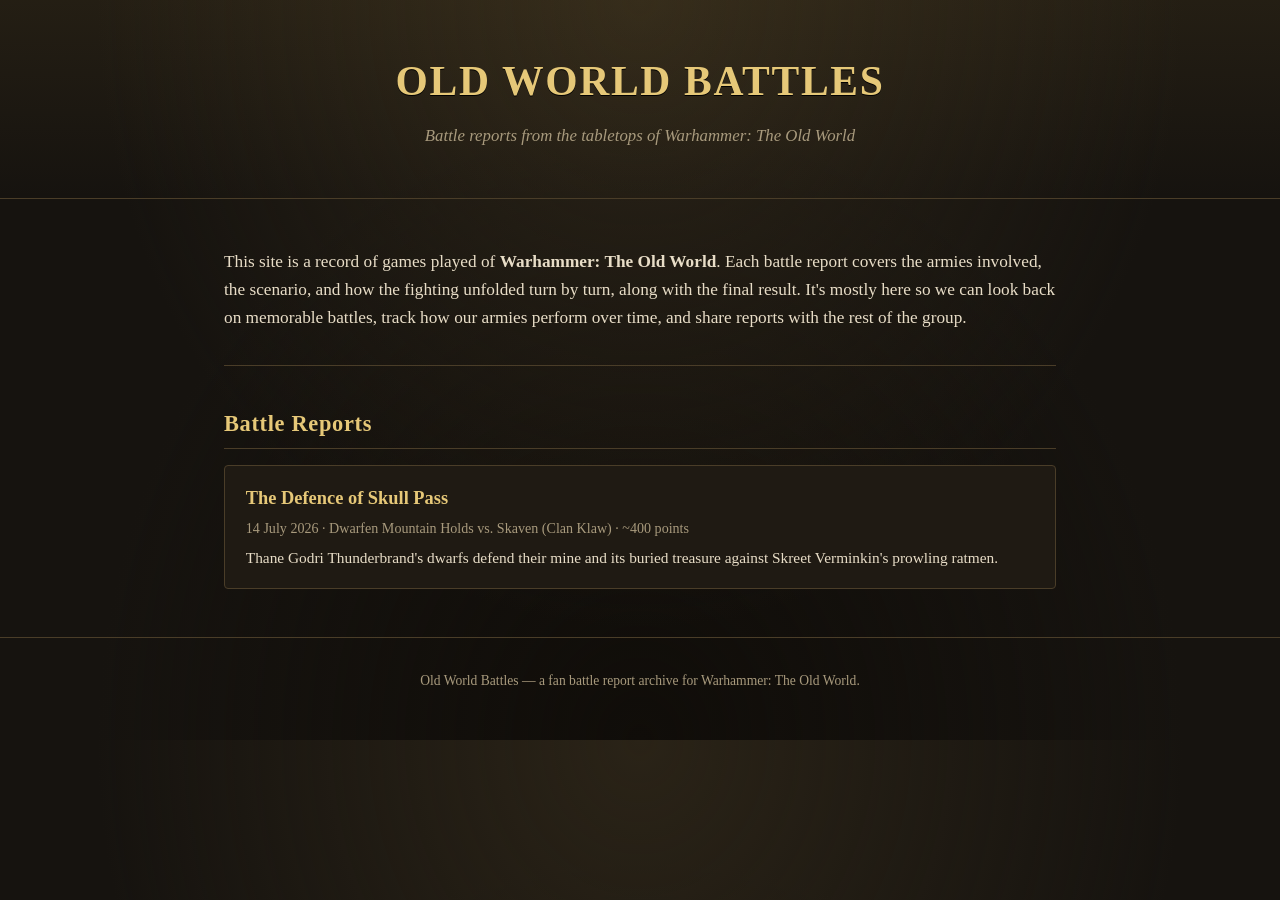
<file: index.html>
<!doctype html>
<html lang="en">
<head>
  <meta charset="utf-8" />
  <meta name="viewport" content="width=device-width, initial-scale=1" />
  <title>Old World Battles</title>
  <meta name="description" content="Battle reports from games of Warhammer: The Old World." />
  <link rel="stylesheet" href="css/style.css" />
</head>
<body>
  <header class="site-header">
    <div class="wrap">
      <h1>Old World Battles</h1>
      <p class="subtitle">Battle reports from the tabletops of Warhammer: The Old World</p>
    </div>
  </header>

  <main class="wrap">
    <section class="intro">
      <p>
        This site is a record of games played of <strong>Warhammer: The Old World</strong>.
        Each battle report covers the armies involved, the scenario, and how the fighting
        unfolded turn by turn, along with the final result. It's mostly here so we can look
        back on memorable battles, track how our armies perform over time, and share
        reports with the rest of the group.
      </p>
    </section>

    <h2 class="section-title">Battle Reports</h2>
    <ul class="report-list">
      <li>
        <a class="report-card" href="reports/2026-07-14-skull-pass-dwarfs-vs-skaven.html">
          <div class="title">The Defence of Skull Pass</div>
          <div class="meta">14 July 2026 &middot; Dwarfen Mountain Holds vs. Skaven (Clan Klaw) &middot; ~400 points</div>
          <div class="blurb">
            Thane Godri Thunderbrand's dwarfs defend their mine and its buried treasure
            against Skreet Verminkin's prowling ratmen.
          </div>
        </a>
      </li>
    </ul>
  </main>

  <footer>
    <div class="wrap">
      Old World Battles &mdash; a fan battle report archive for Warhammer: The Old World.
    </div>
  </footer>
</body>
</html>
</file>
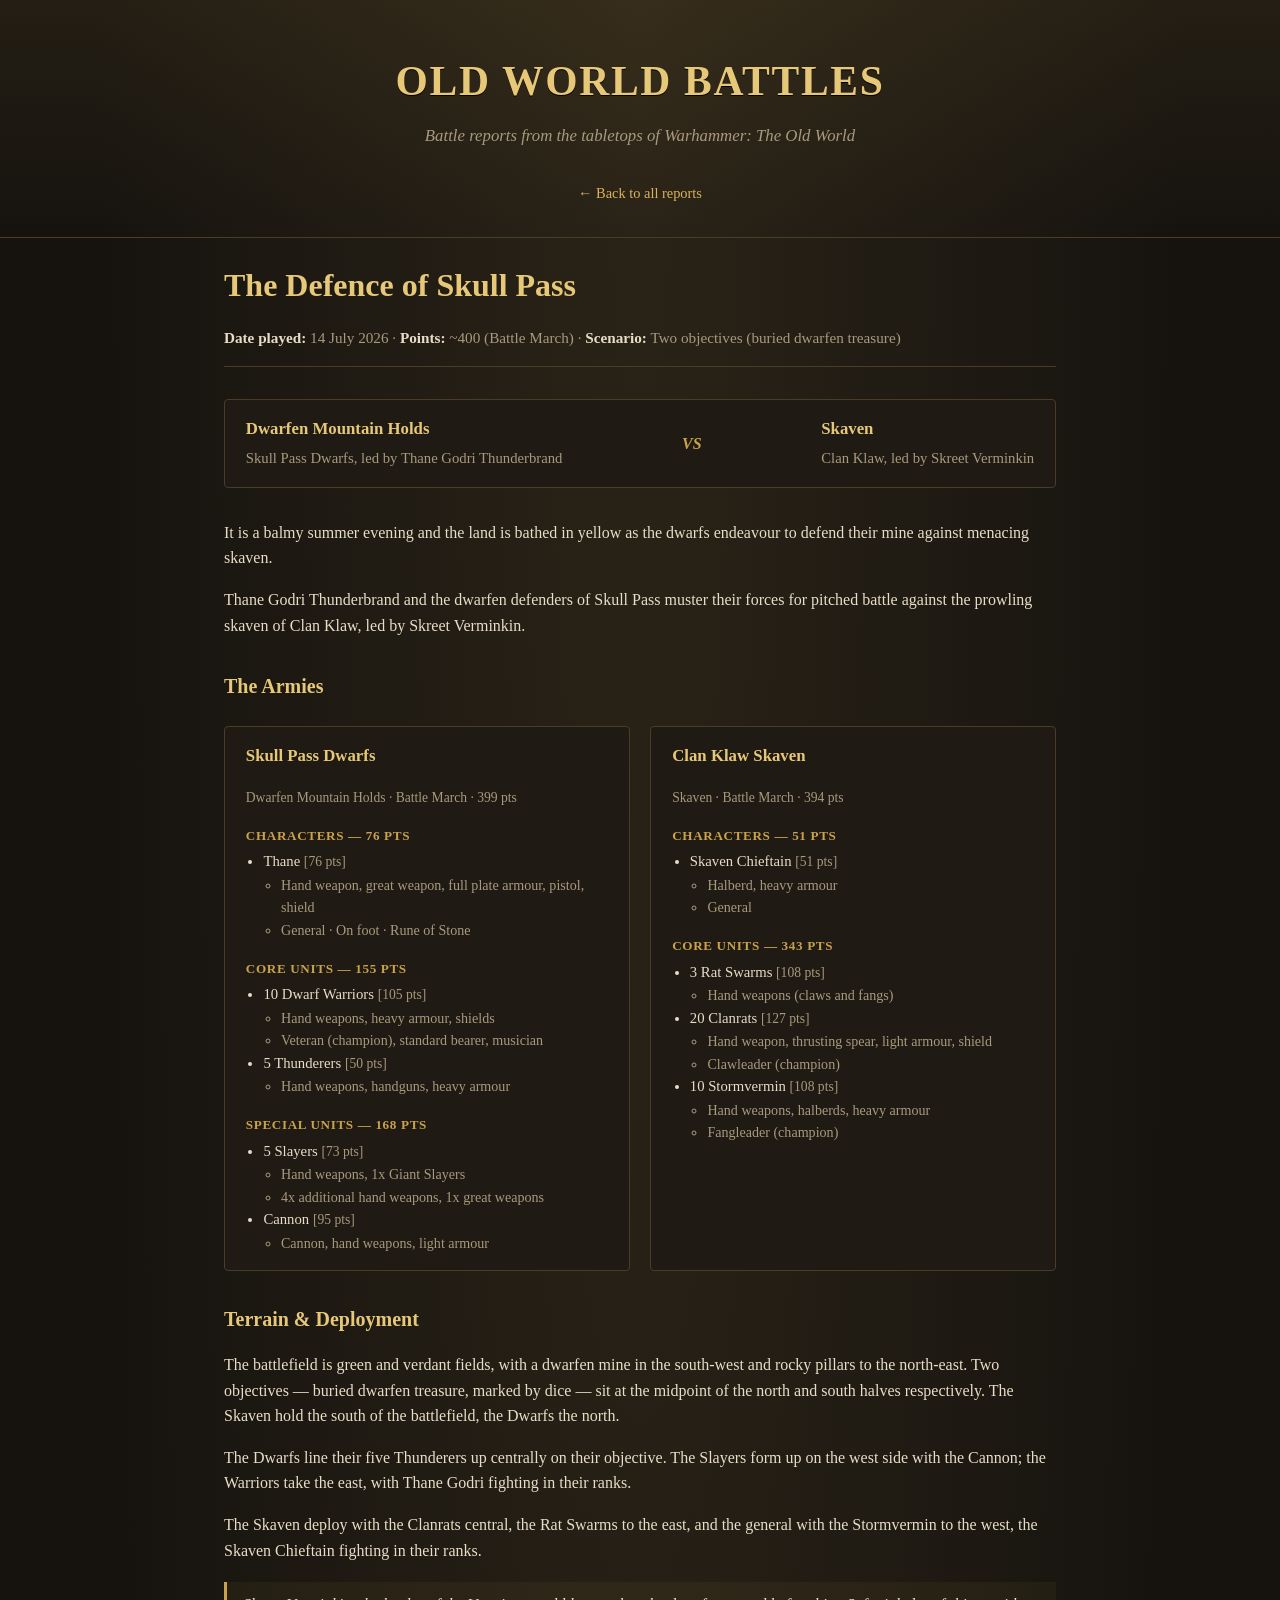
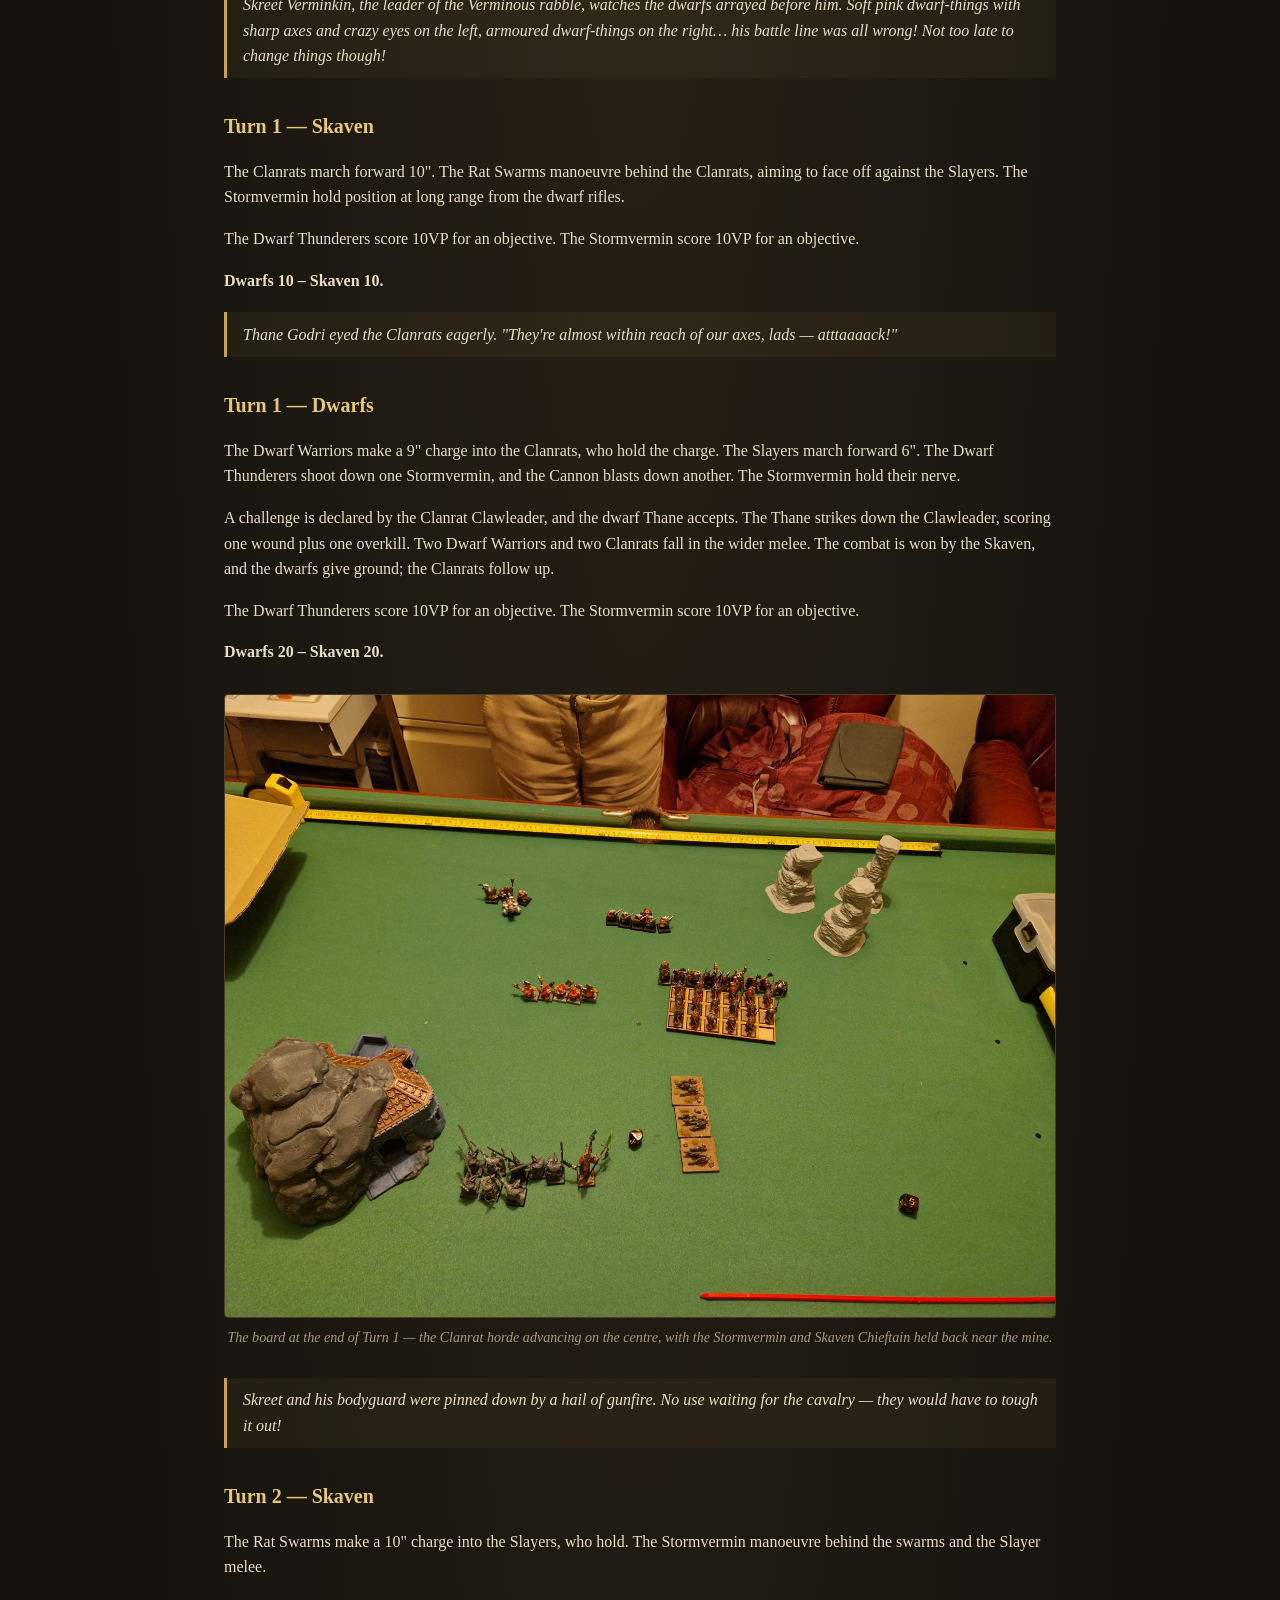
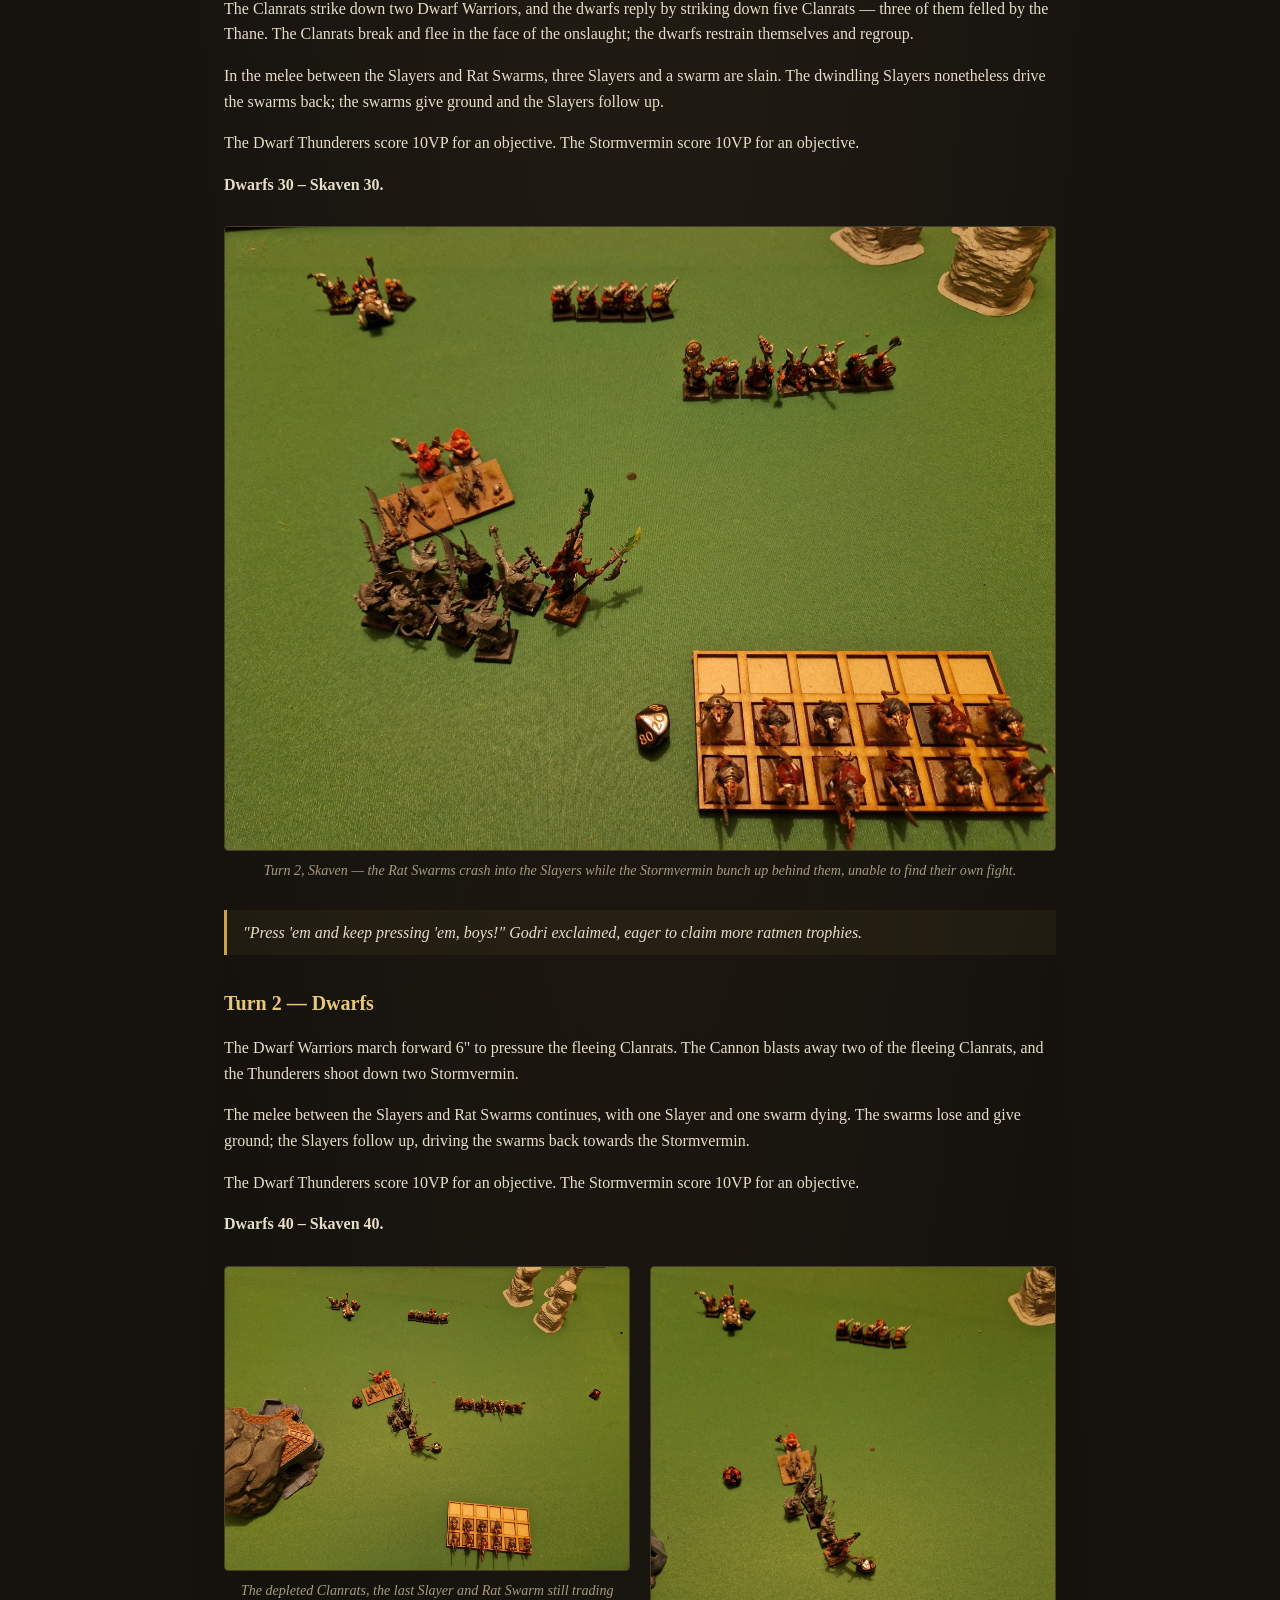
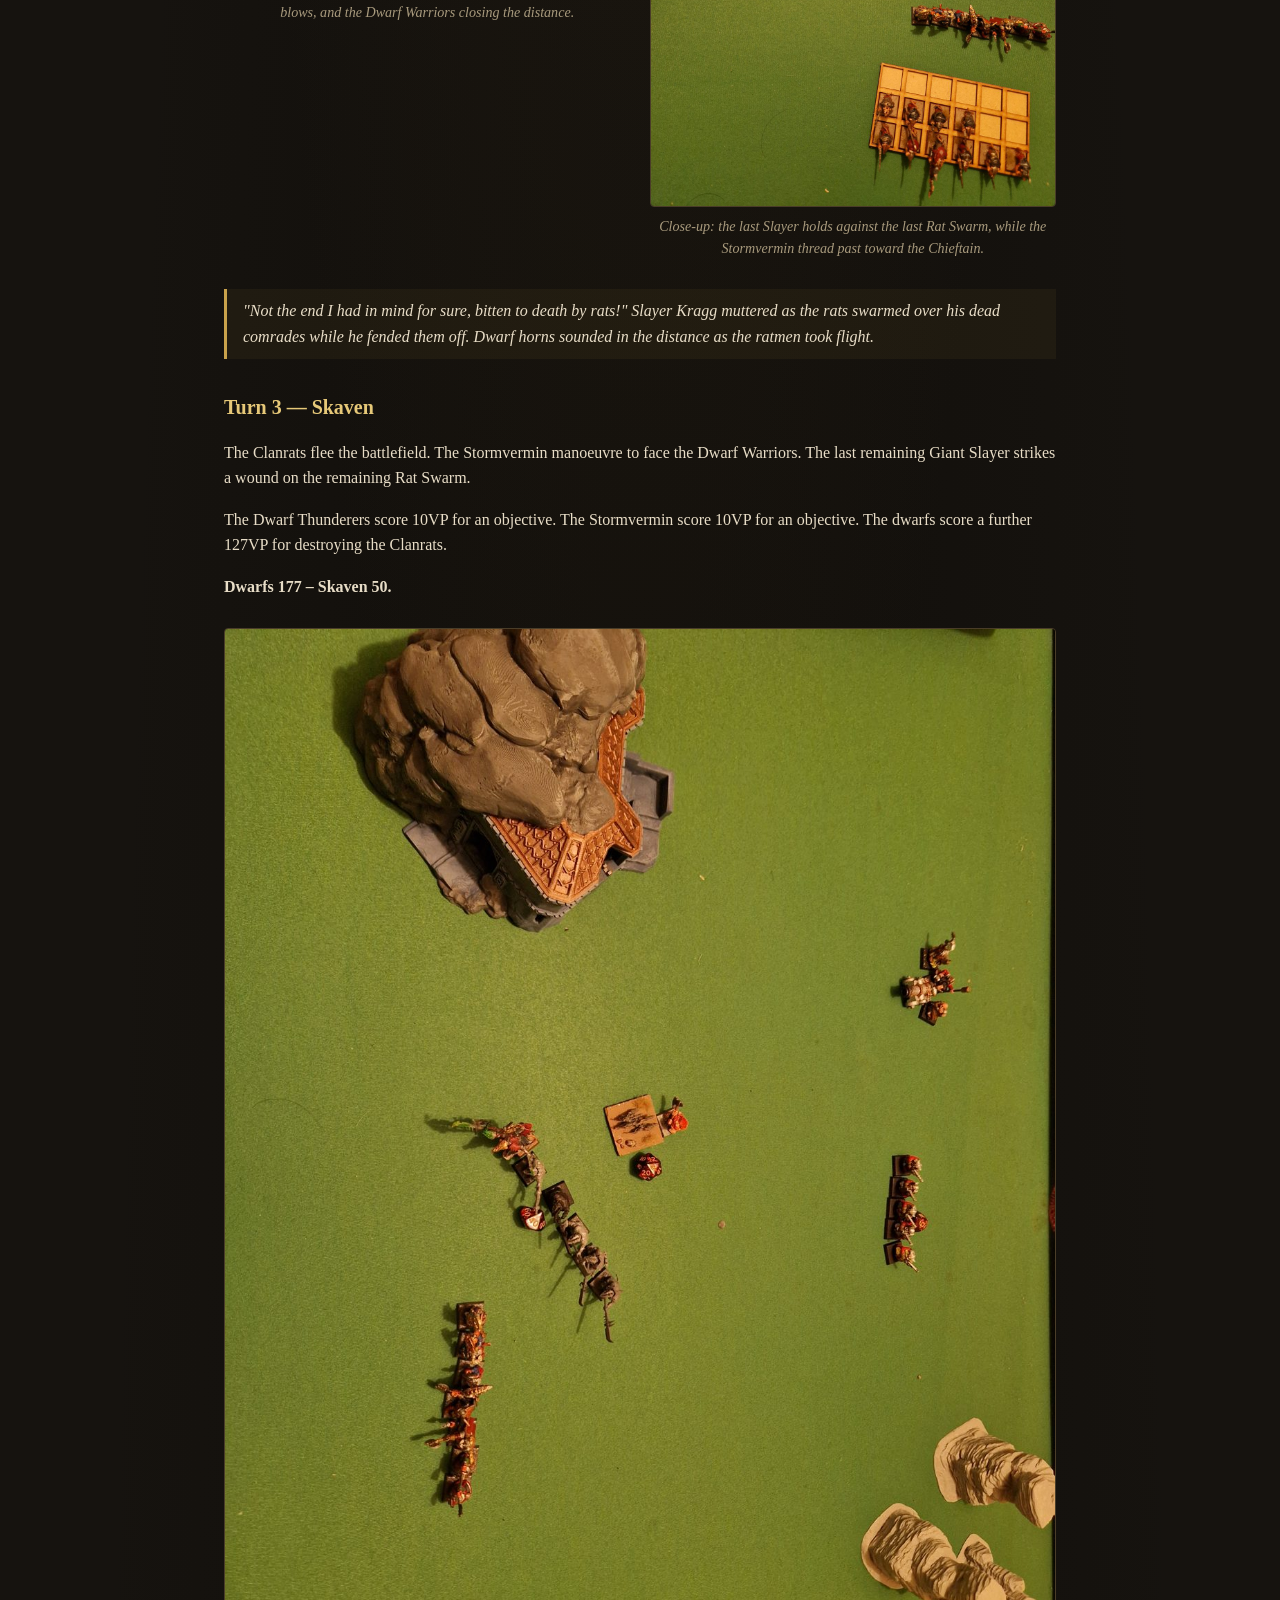
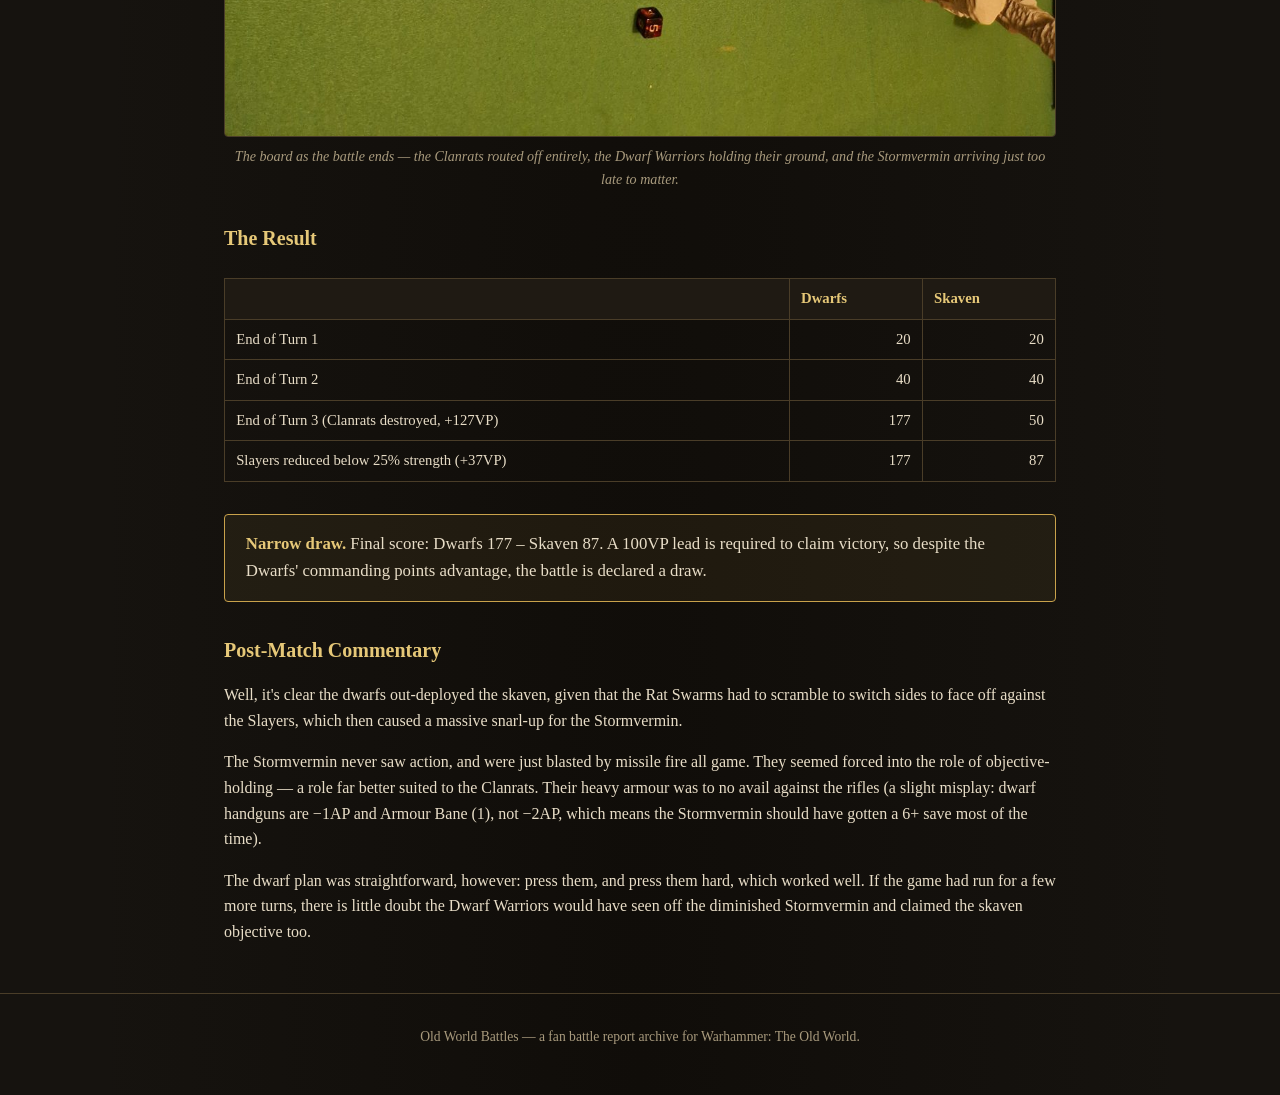
<file: reports/2026-07-14-skull-pass-dwarfs-vs-skaven.html>
<!doctype html>
<html lang="en">
<head>
  <meta charset="utf-8" />
  <meta name="viewport" content="width=device-width, initial-scale=1" />
  <title>The Defence of Skull Pass &mdash; Old World Battles</title>
  <meta name="description" content="Battle report: Dwarfen Mountain Holds vs. Skaven (Clan Klaw), roughly 400 points." />
  <link rel="stylesheet" href="../css/style.css" />
</head>
<body>
  <header class="site-header">
    <div class="wrap">
      <h1>Old World Battles</h1>
      <p class="subtitle">Battle reports from the tabletops of Warhammer: The Old World</p>
      <nav class="crumbs"><a href="../index.html">&larr; Back to all reports</a></nav>
    </div>
  </header>

  <main class="wrap">
    <h1 style="color: var(--gold-bright); margin-bottom: 0.25rem;">The Defence of Skull Pass</h1>
    <p class="report-meta">
      <strong>Date played:</strong> 14 July 2026 &middot;
      <strong>Points:</strong> ~400 (Battle March) &middot;
      <strong>Scenario:</strong> Two objectives (buried dwarfen treasure)
    </p>

    <div class="matchup">
      <div class="side">
        <h3>Dwarfen Mountain Holds</h3>
        <p>Skull Pass Dwarfs, led by Thane Godri Thunderbrand</p>
      </div>
      <div class="vs">VS</div>
      <div class="side">
        <h3>Skaven</h3>
        <p>Clan Klaw, led by Skreet Verminkin</p>
      </div>
    </div>

    <div class="report-body">
      <p>
        It is a balmy summer evening and the land is bathed in yellow as the dwarfs
        endeavour to defend their mine against menacing skaven.
      </p>
      <p>
        Thane Godri Thunderbrand and the dwarfen defenders of Skull Pass muster their
        forces for pitched battle against the prowling skaven of Clan Klaw, led by
        Skreet Verminkin.
      </p>

      <h2>The Armies</h2>
      <div class="rosters">
        <div class="roster">
          <h3>Skull Pass Dwarfs</h3>
          <p class="roster-meta">Dwarfen Mountain Holds &middot; Battle March &middot; 399 pts</p>

          <h4>Characters &mdash; 76 pts</h4>
          <ul>
            <li>
              <span class="unit-name">Thane</span>
              <span class="unit-pts">[76 pts]</span>
              <ul>
                <li>Hand weapon, great weapon, full plate armour, pistol, shield</li>
                <li>General &middot; On foot &middot; Rune of Stone</li>
              </ul>
            </li>
          </ul>

          <h4>Core Units &mdash; 155 pts</h4>
          <ul>
            <li>
              <span class="unit-name">10 Dwarf Warriors</span>
              <span class="unit-pts">[105 pts]</span>
              <ul>
                <li>Hand weapons, heavy armour, shields</li>
                <li>Veteran (champion), standard bearer, musician</li>
              </ul>
            </li>
            <li>
              <span class="unit-name">5 Thunderers</span>
              <span class="unit-pts">[50 pts]</span>
              <ul>
                <li>Hand weapons, handguns, heavy armour</li>
              </ul>
            </li>
          </ul>

          <h4>Special Units &mdash; 168 pts</h4>
          <ul>
            <li>
              <span class="unit-name">5 Slayers</span>
              <span class="unit-pts">[73 pts]</span>
              <ul>
                <li>Hand weapons, 1x Giant Slayers</li>
                <li>4x additional hand weapons, 1x great weapons</li>
              </ul>
            </li>
            <li>
              <span class="unit-name">Cannon</span>
              <span class="unit-pts">[95 pts]</span>
              <ul>
                <li>Cannon, hand weapons, light armour</li>
              </ul>
            </li>
          </ul>
        </div>

        <div class="roster">
          <h3>Clan Klaw Skaven</h3>
          <p class="roster-meta">Skaven &middot; Battle March &middot; 394 pts</p>

          <h4>Characters &mdash; 51 pts</h4>
          <ul>
            <li>
              <span class="unit-name">Skaven Chieftain</span>
              <span class="unit-pts">[51 pts]</span>
              <ul>
                <li>Halberd, heavy armour</li>
                <li>General</li>
              </ul>
            </li>
          </ul>

          <h4>Core Units &mdash; 343 pts</h4>
          <ul>
            <li>
              <span class="unit-name">3 Rat Swarms</span>
              <span class="unit-pts">[108 pts]</span>
              <ul>
                <li>Hand weapons (claws and fangs)</li>
              </ul>
            </li>
            <li>
              <span class="unit-name">20 Clanrats</span>
              <span class="unit-pts">[127 pts]</span>
              <ul>
                <li>Hand weapon, thrusting spear, light armour, shield</li>
                <li>Clawleader (champion)</li>
              </ul>
            </li>
            <li>
              <span class="unit-name">10 Stormvermin</span>
              <span class="unit-pts">[108 pts]</span>
              <ul>
                <li>Hand weapons, halberds, heavy armour</li>
                <li>Fangleader (champion)</li>
              </ul>
            </li>
          </ul>
        </div>
      </div>

      <h2>Terrain &amp; Deployment</h2>
      <p>
        The battlefield is green and verdant fields, with a dwarfen mine in the
        south-west and rocky pillars to the north-east. Two objectives &mdash;
        buried dwarfen treasure, marked by dice &mdash; sit at the midpoint of the
        north and south halves respectively. The Skaven hold the south of the
        battlefield, the Dwarfs the north.
      </p>
      <p>
        The Dwarfs line their five Thunderers up centrally on their objective. The
        Slayers form up on the west side with the Cannon; the Warriors take the
        east, with Thane Godri fighting in their ranks.
      </p>
      <p>
        The Skaven deploy with the Clanrats central, the Rat Swarms to the east,
        and the general with the Stormvermin to the west, the Skaven Chieftain
        fighting in their ranks.
      </p>

      <blockquote>
        <p>
          Skreet Verminkin, the leader of the Verminous rabble, watches the dwarfs
          arrayed before him. Soft pink dwarf-things with sharp axes and crazy
          eyes on the left, armoured dwarf-things on the right&hellip; his battle
          line was all wrong! Not too late to change things though!
        </p>
      </blockquote>

      <h2>Turn 1 &mdash; Skaven</h2>
      <p>
        The Clanrats march forward 10". The Rat Swarms manoeuvre behind the
        Clanrats, aiming to face off against the Slayers. The Stormvermin hold
        position at long range from the dwarf rifles.
      </p>
      <p>
        The Dwarf Thunderers score 10VP for an objective. The Stormvermin score
        10VP for an objective.
      </p>
      <p><strong>Dwarfs 10 &ndash; Skaven 10.</strong></p>

      <blockquote>
        <p>
          Thane Godri eyed the Clanrats eagerly. "They're almost within reach of
          our axes, lads &mdash; atttaaaack!"
        </p>
      </blockquote>

      <h2>Turn 1 &mdash; Dwarfs</h2>
      <p>
        The Dwarf Warriors make a 9" charge into the Clanrats, who hold the
        charge. The Slayers march forward 6". The Dwarf Thunderers shoot down one
        Stormvermin, and the Cannon blasts down another. The Stormvermin hold
        their nerve.
      </p>
      <p>
        A challenge is declared by the Clanrat Clawleader, and the dwarf Thane
        accepts. The Thane strikes down the Clawleader, scoring one wound plus one
        overkill. Two Dwarf Warriors and two Clanrats fall in the wider melee.
        The combat is won by the Skaven, and the dwarfs give ground; the Clanrats
        follow up.
      </p>
      <p>
        The Dwarf Thunderers score 10VP for an objective. The Stormvermin score
        10VP for an objective.
      </p>
      <p><strong>Dwarfs 20 &ndash; Skaven 20.</strong></p>

      <figure class="report-photo">
        <img src="../images/reports/skull-pass/01-end-of-turn-1.jpg" alt="The battlefield at the end of Turn 1, with both armies' units spread across the table and the dwarf mine in the foreground." loading="lazy" />
        <figcaption>The board at the end of Turn 1 &mdash; the Clanrat horde advancing on the centre, with the Stormvermin and Skaven Chieftain held back near the mine.</figcaption>
      </figure>

      <blockquote>
        <p>
          Skreet and his bodyguard were pinned down by a hail of gunfire. No use
          waiting for the cavalry &mdash; they would have to tough it out!
        </p>
      </blockquote>

      <h2>Turn 2 &mdash; Skaven</h2>
      <p>
        The Rat Swarms make a 10" charge into the Slayers, who hold. The
        Stormvermin manoeuvre behind the swarms and the Slayer melee.
      </p>
      <p>
        The Clanrats strike down two Dwarf Warriors, and the dwarfs reply by
        striking down five Clanrats &mdash; three of them felled by the Thane. The
        Clanrats break and flee in the face of the onslaught; the dwarfs restrain
        themselves and regroup.
      </p>
      <p>
        In the melee between the Slayers and Rat Swarms, three Slayers and a
        swarm are slain. The dwindling Slayers nonetheless drive the swarms back;
        the swarms give ground and the Slayers follow up.
      </p>
      <p>
        The Dwarf Thunderers score 10VP for an objective. The Stormvermin score
        10VP for an objective.
      </p>
      <p><strong>Dwarfs 30 &ndash; Skaven 30.</strong></p>

      <figure class="report-photo">
        <img src="../images/reports/skull-pass/02-turn-2-skaven.jpg" alt="The Rat Swarms in base contact with the Slayers, with the Stormvermin and Skaven Chieftain massed close behind, and the depleted Clanrat unit visible in the background." loading="lazy" />
        <figcaption>Turn 2, Skaven &mdash; the Rat Swarms crash into the Slayers while the Stormvermin bunch up behind them, unable to find their own fight.</figcaption>
      </figure>

      <blockquote>
        <p>"Press 'em and keep pressing 'em, boys!" Godri exclaimed, eager to claim more ratmen trophies.</p>
      </blockquote>

      <h2>Turn 2 &mdash; Dwarfs</h2>
      <p>
        The Dwarf Warriors march forward 6" to pressure the fleeing Clanrats. The
        Cannon blasts away two of the fleeing Clanrats, and the Thunderers shoot
        down two Stormvermin.
      </p>
      <p>
        The melee between the Slayers and Rat Swarms continues, with one Slayer
        and one swarm dying. The swarms lose and give ground; the Slayers follow
        up, driving the swarms back towards the Stormvermin.
      </p>
      <p>
        The Dwarf Thunderers score 10VP for an objective. The Stormvermin score
        10VP for an objective.
      </p>
      <p><strong>Dwarfs 40 &ndash; Skaven 40.</strong></p>

      <div class="photo-pair">
        <figure class="report-photo">
          <img src="../images/reports/skull-pass/03-turn-2-dwarfs.jpg" alt="Wide view of the battlefield during Turn 2 for the Dwarfs, showing the depleted Clanrat unit, the last Slayer and Rat Swarm still fighting, and the Dwarf Warriors closing in." loading="lazy" />
          <figcaption>The depleted Clanrats, the last Slayer and Rat Swarm still trading blows, and the Dwarf Warriors closing the distance.</figcaption>
        </figure>
        <figure class="report-photo">
          <img src="../images/reports/skull-pass/04-turn-2-dwarfs-closeup.jpg" alt="Close-up of the last Slayer and Rat Swarm base fighting, with the Stormvermin strung into a thin column heading toward the Skaven Chieftain." loading="lazy" />
          <figcaption>Close-up: the last Slayer holds against the last Rat Swarm, while the Stormvermin thread past toward the Chieftain.</figcaption>
        </figure>
      </div>

      <blockquote>
        <p>
          "Not the end I had in mind for sure, bitten to death by rats!" Slayer
          Kragg muttered as the rats swarmed over his dead comrades while he
          fended them off. Dwarf horns sounded in the distance as the ratmen took
          flight.
        </p>
      </blockquote>

      <h2>Turn 3 &mdash; Skaven</h2>
      <p>
        The Clanrats flee the battlefield. The Stormvermin manoeuvre to face the
        Dwarf Warriors. The last remaining Giant Slayer strikes a wound on the
        remaining Rat Swarm.
      </p>
      <p>
        The Dwarf Thunderers score 10VP for an objective. The Stormvermin score
        10VP for an objective. The dwarfs score a further 127VP for destroying
        the Clanrats.
      </p>
      <p><strong>Dwarfs 177 &ndash; Skaven 50.</strong></p>

      <figure class="report-photo">
        <img src="../images/reports/skull-pass/05-end-of-battle.jpg" alt="The battlefield at the end of the game, with the Clanrats routed off the table, the Dwarf Warriors holding the ground they once occupied, and the Stormvermin still closing in." loading="lazy" />
        <figcaption>The board as the battle ends &mdash; the Clanrats routed off entirely, the Dwarf Warriors holding their ground, and the Stormvermin arriving just too late to matter.</figcaption>
      </figure>

      <h2>The Result</h2>
      <table class="score-table">
        <thead>
          <tr>
            <th></th>
            <th class="num">Dwarfs</th>
            <th class="num">Skaven</th>
          </tr>
        </thead>
        <tbody>
          <tr><td>End of Turn 1</td><td class="num">20</td><td class="num">20</td></tr>
          <tr><td>End of Turn 2</td><td class="num">40</td><td class="num">40</td></tr>
          <tr><td>End of Turn 3 (Clanrats destroyed, +127VP)</td><td class="num">177</td><td class="num">50</td></tr>
          <tr><td>Slayers reduced below 25% strength (+37VP)</td><td class="num">177</td><td class="num">87</td></tr>
        </tbody>
      </table>

      <div class="result-banner">
        <strong>Narrow draw.</strong> Final score: Dwarfs 177 &ndash; Skaven 87. A
        100VP lead is required to claim victory, so despite the Dwarfs'
        commanding points advantage, the battle is declared a draw.
      </div>

      <h2>Post-Match Commentary</h2>
      <p>
        Well, it's clear the dwarfs out-deployed the skaven, given that the Rat
        Swarms had to scramble to switch sides to face off against the Slayers,
        which then caused a massive snarl-up for the Stormvermin.
      </p>
      <p>
        The Stormvermin never saw action, and were just blasted by missile fire
        all game. They seemed forced into the role of objective-holding &mdash; a
        role far better suited to the Clanrats. Their heavy armour was to no
        avail against the rifles (a slight misplay: dwarf handguns are &minus;1AP
        and Armour Bane (1), not &minus;2AP, which means the Stormvermin should
        have gotten a 6+ save most of the time).
      </p>
      <p>
        The dwarf plan was straightforward, however: press them, and press them
        hard, which worked well. If the game had run for a few more turns, there
        is little doubt the Dwarf Warriors would have seen off the diminished
        Stormvermin and claimed the skaven objective too.
      </p>
    </div>
  </main>

  <footer>
    <div class="wrap">
      Old World Battles &mdash; a fan battle report archive for Warhammer: The Old World.
    </div>
  </footer>
</body>
</html>
</file>
<file: css/style.css>
:root {
  --bg: #16130f;
  --bg-panel: #1f1a13;
  --border: #4a3d28;
  --gold: #c9a24b;
  --gold-bright: #e6c878;
  --text: #e8ddc7;
  --text-dim: #a89a7d;
  --link: #d9b25f;
}

* {
  box-sizing: border-box;
}

html {
  scroll-behavior: smooth;
}

body {
  margin: 0;
  background: var(--bg);
  background-image:
    radial-gradient(ellipse at top, #2a2317 0%, transparent 60%),
    radial-gradient(ellipse at bottom, #100d09 0%, transparent 60%);
  color: var(--text);
  font-family: "Iowan Old Style", "Palatino Linotype", Palatino, Georgia, serif;
  line-height: 1.6;
}

.wrap {
  max-width: 880px;
  margin: 0 auto;
  padding: 0 1.5rem;
}

/* Header */

header.site-header {
  border-bottom: 1px solid var(--border);
  padding: 3rem 0 2rem;
  text-align: center;
  background: linear-gradient(180deg, rgba(201, 162, 75, 0.08), transparent);
}

header.site-header h1 {
  margin: 0;
  font-size: 2.6rem;
  letter-spacing: 0.04em;
  color: var(--gold-bright);
  text-transform: uppercase;
  text-shadow: 0 1px 0 #000;
}

header.site-header .subtitle {
  margin-top: 0.5rem;
  color: var(--text-dim);
  font-style: italic;
  font-size: 1.05rem;
}

nav.crumbs {
  padding: 1rem 0 0;
  font-size: 0.9rem;
}

nav.crumbs a {
  color: var(--link);
  text-decoration: none;
}

nav.crumbs a:hover {
  text-decoration: underline;
}

/* Intro */

.intro {
  padding: 2rem 0 1rem;
  border-bottom: 1px solid var(--border);
}

.intro p {
  font-size: 1.08rem;
  color: var(--text);
}

/* Section headings */

h2.section-title {
  font-size: 1.4rem;
  color: var(--gold-bright);
  letter-spacing: 0.03em;
  margin: 2.5rem 0 1rem;
  padding-bottom: 0.4rem;
  border-bottom: 1px solid var(--border);
}

/* Report list */

.report-list {
  list-style: none;
  margin: 0 0 2rem;
  padding: 0;
  display: grid;
  gap: 1rem;
}

.report-card {
  display: block;
  background: var(--bg-panel);
  border: 1px solid var(--border);
  border-radius: 4px;
  padding: 1.1rem 1.3rem;
  text-decoration: none;
  color: var(--text);
  transition: border-color 0.15s ease, transform 0.15s ease;
}

.report-card:hover {
  border-color: var(--gold);
  transform: translateX(2px);
}

.report-card .title {
  font-size: 1.15rem;
  color: var(--gold-bright);
  font-weight: bold;
}

.report-card .meta {
  margin-top: 0.25rem;
  font-size: 0.88rem;
  color: var(--text-dim);
}

.report-card .blurb {
  margin-top: 0.4rem;
  font-size: 0.96rem;
}

/* Report page */

.report-meta {
  color: var(--text-dim);
  font-size: 0.95rem;
  margin-bottom: 2rem;
  padding-bottom: 1rem;
  border-bottom: 1px solid var(--border);
}

.report-meta strong {
  color: var(--text);
}

.matchup {
  display: flex;
  justify-content: space-between;
  gap: 1.5rem;
  flex-wrap: wrap;
  background: var(--bg-panel);
  border: 1px solid var(--border);
  border-radius: 4px;
  padding: 1rem 1.3rem;
  margin-bottom: 2rem;
}

.matchup .side h3 {
  margin: 0 0 0.25rem;
  color: var(--gold-bright);
  font-size: 1.05rem;
}

.matchup .side p {
  margin: 0;
  color: var(--text-dim);
  font-size: 0.92rem;
}

.matchup .vs {
  align-self: center;
  color: var(--gold);
  font-weight: bold;
  font-style: italic;
}

.report-body h2 {
  color: var(--gold-bright);
  font-size: 1.25rem;
  margin-top: 2rem;
}

.report-body h3 {
  color: var(--gold);
  font-size: 1.05rem;
  margin-top: 1.5rem;
}

.report-body blockquote {
  margin: 1.2rem 0;
  padding: 0.6rem 1rem;
  border-left: 3px solid var(--gold);
  background: rgba(201, 162, 75, 0.06);
  font-style: italic;
  color: var(--text);
}

.report-body blockquote p {
  margin: 0;
}

/* Battle photos */

.report-photo {
  margin: 1.8rem 0;
}

.report-photo img,
.report-photo svg {
  display: block;
  width: 100%;
  height: auto;
  border-radius: 4px;
  border: 1px solid var(--border);
}

.report-photo figcaption {
  margin-top: 0.5rem;
  font-size: 0.88rem;
  font-style: italic;
  color: var(--text-dim);
  text-align: center;
}

.photo-pair {
  display: grid;
  grid-template-columns: 1fr 1fr;
  gap: 1.2rem;
  margin: 1.8rem 0;
}

.photo-pair .report-photo {
  margin: 0;
}

@media (max-width: 640px) {
  .photo-pair {
    grid-template-columns: 1fr;
  }
}

/* Army rosters */

.rosters {
  display: grid;
  grid-template-columns: 1fr 1fr;
  gap: 1.3rem;
  margin: 1.5rem 0 2rem;
}

@media (max-width: 640px) {
  .rosters {
    grid-template-columns: 1fr;
  }
}

.roster {
  background: var(--bg-panel);
  border: 1px solid var(--border);
  border-radius: 4px;
  padding: 1rem 1.3rem;
}

.roster h3 {
  margin-top: 0;
  color: var(--gold-bright);
  font-size: 1.05rem;
}

.roster .roster-meta {
  color: var(--text-dim);
  font-size: 0.85rem;
  margin: 0 0 0.8rem;
}

.roster h4 {
  margin: 1rem 0 0.3rem;
  font-size: 0.82rem;
  text-transform: uppercase;
  letter-spacing: 0.05em;
  color: var(--gold);
}

.roster ul {
  margin: 0;
  padding-left: 1.1rem;
  font-size: 0.92rem;
}

.roster ul ul {
  font-size: 0.88rem;
  color: var(--text-dim);
}

.roster .unit-name {
  color: var(--text);
}

.roster .unit-pts {
  color: var(--text-dim);
  font-size: 0.85rem;
}

/* Score table */

table.score-table {
  width: 100%;
  border-collapse: collapse;
  margin: 1.5rem 0;
  font-size: 0.92rem;
}

table.score-table th,
table.score-table td {
  border: 1px solid var(--border);
  padding: 0.5rem 0.7rem;
  text-align: left;
}

table.score-table th {
  background: var(--bg-panel);
  color: var(--gold-bright);
}

table.score-table td.num {
  text-align: right;
}

.result-banner {
  margin: 2rem 0;
  padding: 1rem 1.3rem;
  border: 1px solid var(--gold);
  border-radius: 4px;
  background: rgba(201, 162, 75, 0.08);
  font-size: 1.05rem;
}

.result-banner strong {
  color: var(--gold-bright);
}

/* Footer */

footer {
  margin-top: 3rem;
  padding: 2rem 0 3rem;
  border-top: 1px solid var(--border);
  color: var(--text-dim);
  font-size: 0.85rem;
  text-align: center;
}
</file>
